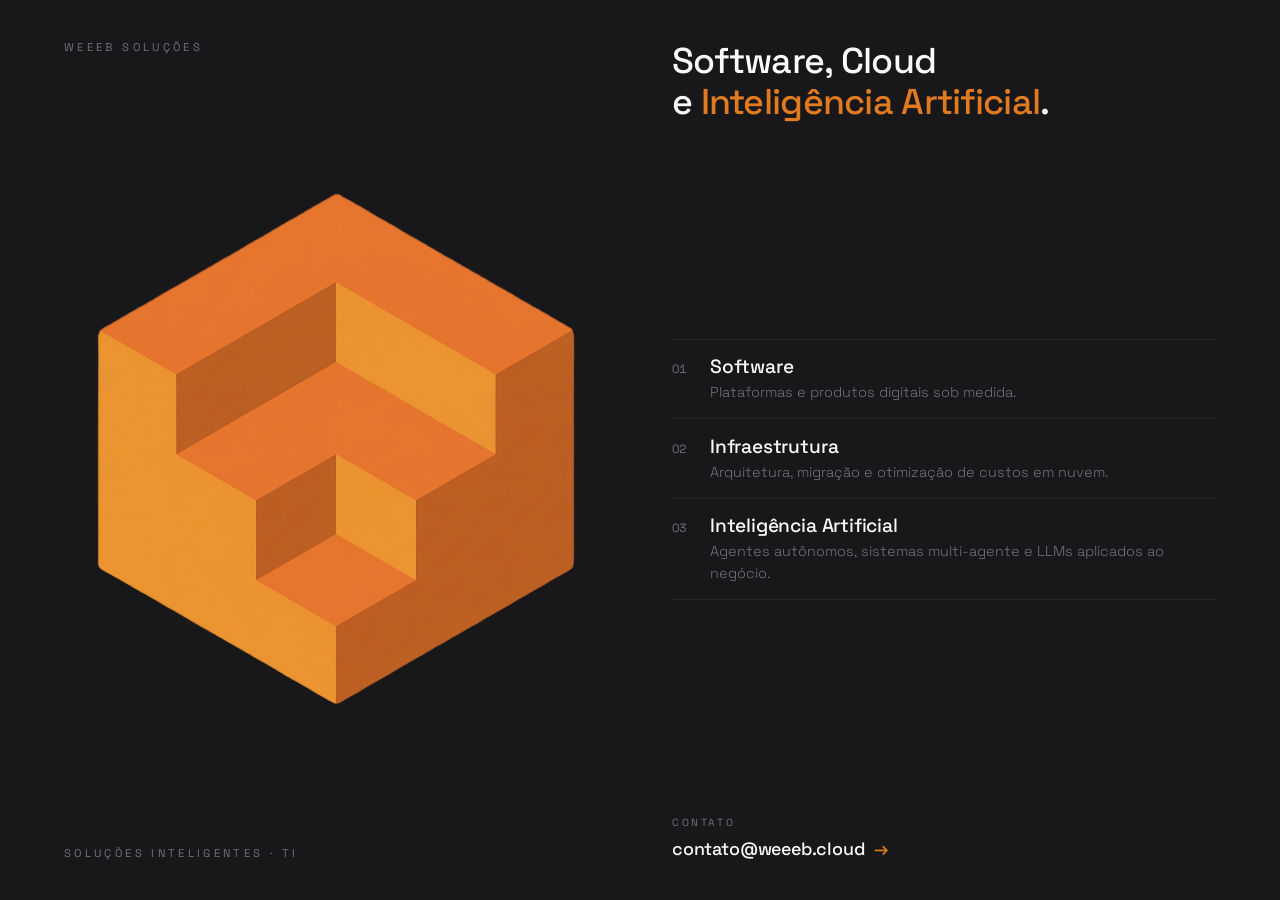
<file: index.html>
<!DOCTYPE html>
<html lang="pt-BR">
<head>
  <meta charset="UTF-8" />
  <meta name="viewport" content="width=device-width, initial-scale=1.0" />
  <meta name="description" content="WeeeB Soluções — especialistas em desenvolvimento de software, infraestrutura em nuvem e inteligência artificial aplicada ao negócio." />
  <title>WeeeB — Soluções Inteligentes</title>
  <link rel="canonical" href="https://weeeb.cloud" />
  <link rel="icon" href="favicon.ico" sizes="any" />

  <!-- Open Graph -->
  <meta property="og:type"        content="website" />
  <meta property="og:url"         content="https://weeeb.cloud" />
  <meta property="og:title"       content="WeeeB — Soluções Inteligentes" />
  <meta property="og:description" content="Especialistas em desenvolvimento de software, infraestrutura em nuvem e inteligência artificial aplicada ao negócio." />
  <meta property="og:image"       content="https://weeeb.cloud/assets/logo.png" />
  <meta property="og:locale"      content="pt_BR" />

  <!-- Twitter Card -->
  <meta name="twitter:card"        content="summary" />
  <meta name="twitter:title"       content="WeeeB — Soluções Inteligentes" />
  <meta name="twitter:description" content="Especialistas em desenvolvimento de software, infraestrutura em nuvem e inteligência artificial aplicada ao negócio." />
  <meta name="twitter:image"       content="https://weeeb.cloud/assets/logo.png" />

  <!-- JSON-LD -->
  <script type="application/ld+json">
  {
    "@context": "https://schema.org",
    "@type": "Organization",
    "name": "WeeeB Soluções Inteligentes",
    "url": "https://weeeb.cloud",
    "logo": "https://weeeb.cloud/assets/logo.png",
    "email": "contato@weeeb.cloud",
    "description": "Especialistas em desenvolvimento de software, infraestrutura em nuvem e inteligência artificial aplicada ao negócio.",
    "knowsAbout": ["Desenvolvimento de Software", "Infraestrutura em Nuvem", "Inteligência Artificial", "Agentes Autônomos", "LLMs"]
  }
  </script>
  <link rel="preconnect" href="https://fonts.googleapis.com" />
  <link rel="preconnect" href="https://fonts.gstatic.com" crossorigin />
  <link href="https://fonts.googleapis.com/css2?family=Space+Grotesk:wght@300;400;500&display=swap" rel="stylesheet" />
  <link href="assets/style.css" rel="stylesheet" />
</head>
<body>

  <div class="layout">

    <div class="left">
      <span class="top-label">weeeb soluções</span>
      <div class="logo-wrap">
        <img src="assets/logo.png" alt="WeeeB" draggable="false" />
      </div>
      <span class="bottom-label">Soluções Inteligentes · TI</span>
    </div>

    <div class="right">

      <div class="headline">
        <h1>Software, Cloud<br>e <em>Inteligência Artificial</em>.</h1>
      </div>

      <ul class="services">
        <li>
          <span class="num">01</span>
          <div>
            <h3>Software</h3>
            <p>Plataformas e produtos digitais sob medida.</p>
          </div>
        </li>
        <li>
          <span class="num">02</span>
          <div>
            <h3>Infraestrutura</h3>
            <p>Arquitetura, migração e otimização de custos em nuvem.</p>
          </div>
        </li>
        <li>
          <span class="num">03</span>
          <div>
            <h3>Inteligência Artificial</h3>
            <p>Agentes autônomos, sistemas multi-agente e LLMs aplicados ao negócio.</p>
          </div>
        </li>
      </ul>

      <div class="contact">
        <p class="label">Contato</p>
        <a href="mailto:contato@weeeb.cloud">
          contato@weeeb.cloud
          <span class="arrow">→</span>
        </a>
      </div>

    </div>

  </div>

</body>
</html>
</file>
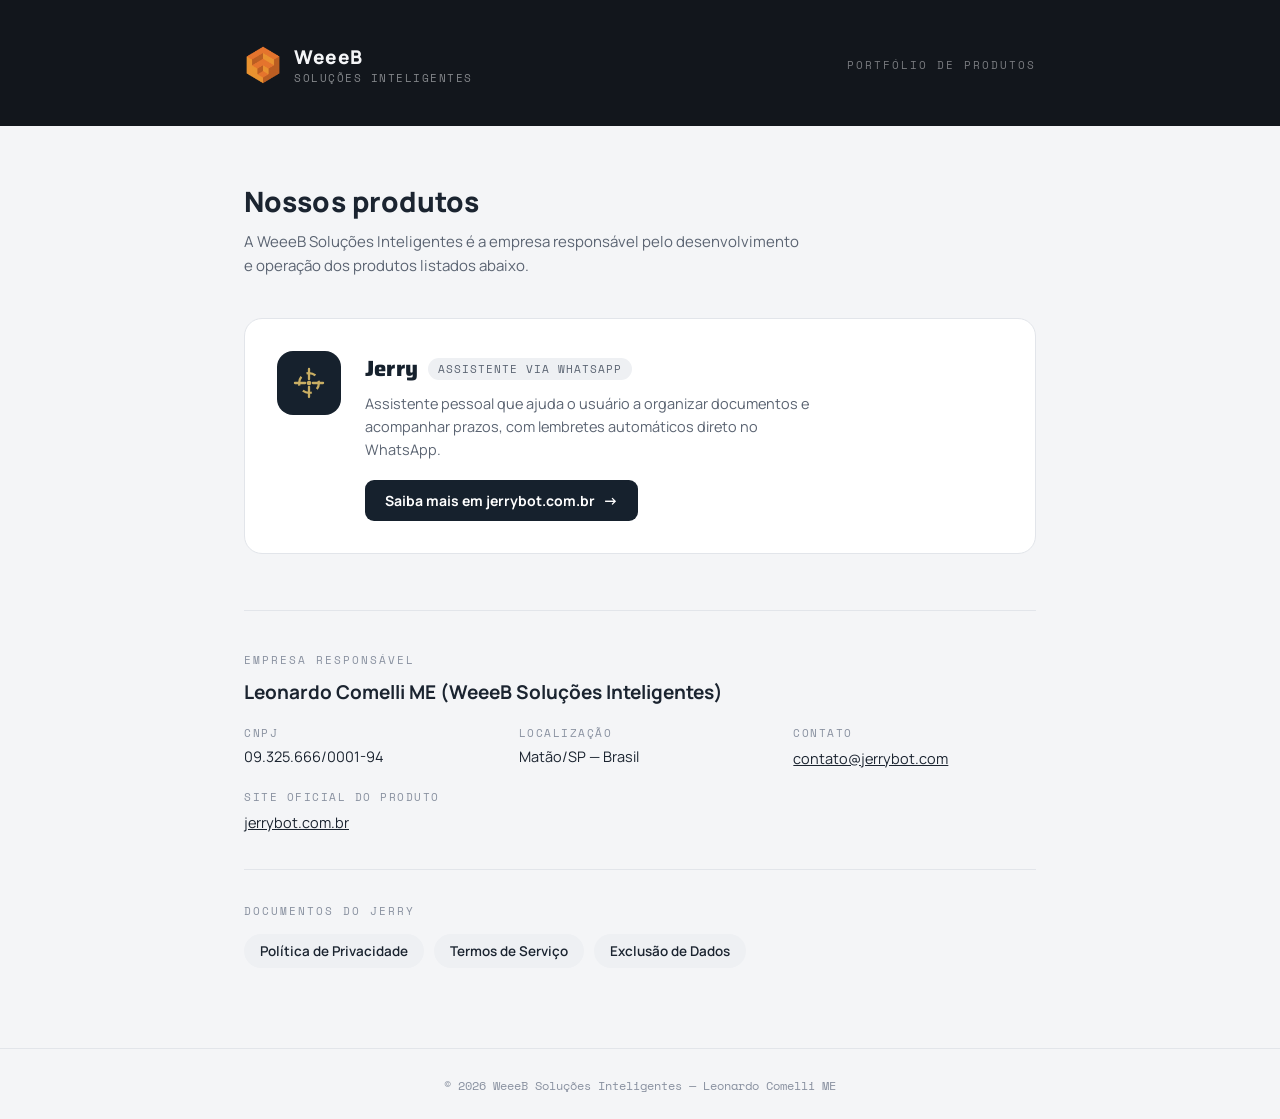
<file: jerry/index.html>
<!DOCTYPE html>
<html lang="pt-BR">
<head>
<meta charset="utf-8">
<meta name="viewport" content="width=device-width, initial-scale=1">
<title>Portfólio — WeeeB Soluções Inteligentes</title>
<meta name="description" content="Portfólio de produtos da WeeeB Soluções Inteligentes.">
<link rel="preconnect" href="https://fonts.googleapis.com">
<link rel="preconnect" href="https://fonts.gstatic.com" crossorigin>
<link href="https://fonts.googleapis.com/css2?family=Manrope:wght@400;500;600;700;800&family=Space+Mono:wght@400;700&family=Saira:wght@700;800&display=swap" rel="stylesheet">
<link href="assets/style.css" rel="stylesheet">
</head>
<body>
<div class="page">

  <!-- ===== HEADER ===== -->
  <div class="header">
    <div class="header-inner">
      <div class="brand">
        <img src="assets/logo.png" alt="WeeeB">
        <div>
          <div class="brand-name">WeeeB</div>
          <div class="brand-tagline">Soluções Inteligentes</div>
        </div>
      </div>
      <span class="header-label">Portfólio de Produtos</span>
    </div>
  </div>

  <div class="content">

    <!-- ===== INTRO ===== -->
    <div class="intro">
      <h1>Nossos produtos</h1>
      <p>A WeeeB Soluções Inteligentes é a empresa responsável pelo desenvolvimento e operação dos produtos listados abaixo.</p>
    </div>

    <!-- ===== PRODUCT CARD: JERRY ===== -->
    <div class="product-card">
      <div class="product-icon">
        <svg width="38" height="38" viewBox="0 0 100 100" fill="none"><circle cx="50" cy="50" r="26" fill="none" stroke="#C9AE63" stroke-width="6" stroke-dasharray="25 16" stroke-dashoffset="8"></circle><line x1="50" y1="13" x2="50" y2="40" stroke="#C9AE63" stroke-width="6" stroke-linecap="round"></line><line x1="50" y1="60" x2="50" y2="87" stroke="#C9AE63" stroke-width="6" stroke-linecap="round"></line><line x1="13" y1="50" x2="40" y2="50" stroke="#C9AE63" stroke-width="6" stroke-linecap="round"></line><line x1="60" y1="50" x2="87" y2="50" stroke="#C9AE63" stroke-width="6" stroke-linecap="round"></line><circle cx="50" cy="50" r="6" fill="#C9AE63"></circle></svg>
      </div>
      <div class="product-body">
        <div class="product-title-row">
          <h2>Jerry</h2>
          <span class="product-tag">Assistente via WhatsApp</span>
        </div>
        <p>Assistente pessoal que ajuda o usuário a organizar documentos e acompanhar prazos, com lembretes automáticos direto no WhatsApp.</p>
        <a href="https://jerrybot.com.br" target="_blank" rel="noopener" class="product-link">
          Saiba mais em jerrybot.com.br
          <span class="arrow">→</span>
        </a>
      </div>
    </div>

    <!-- ===== COMPANY INFO ===== -->
    <div class="company-info">
      <span class="section-label">Empresa responsável</span>
      <h2>Leonardo Comelli ME (WeeeB Soluções Inteligentes)</h2>
      <div class="info-grid">
        <div>
          <div class="info-label">CNPJ</div>
          <div class="info-value">09.325.666/0001-94</div>
        </div>
        <div>
          <div class="info-label">Localização</div>
          <div class="info-value">Matão/SP — Brasil</div>
        </div>
        <div>
          <div class="info-label">Contato</div>
          <a href="mailto:contato@jerrybot.com" class="info-value">contato@jerrybot.com</a>
        </div>
        <div>
          <div class="info-label">Site oficial do produto</div>
          <a href="https://jerrybot.com.br" target="_blank" rel="noopener" class="info-value">jerrybot.com.br</a>
        </div>
      </div>
    </div>

    <!-- ===== LEGAL LINKS ===== -->
    <div class="legal-links">
      <span class="section-label">Documentos do Jerry</span>
      <div class="legal-links-list">
        <a href="https://jerrybot.com.br/politica-de-privacidade.html" target="_blank" rel="noopener">Política de Privacidade</a>
        <a href="https://jerrybot.com.br/termos-de-servico.html" target="_blank" rel="noopener">Termos de Serviço</a>
        <a href="https://jerrybot.com.br/exclusao-de-dados.html" target="_blank" rel="noopener">Exclusão de Dados</a>
      </div>
    </div>

  </div>

  <!-- ===== FOOTER ===== -->
  <div class="footer">
    <span>© 2026 WeeeB Soluções Inteligentes — Leonardo Comelli ME</span>
  </div>

</div>
</body>
</html>
</file>
<file: assets/style.css>
:root {
  --brand:  #E07B20;
  --bg:     #18181B;
  --fg:     #FAFAFA;
  --muted:  #71717A;
  --border: #27272A;
}

*, *::before, *::after { box-sizing: border-box; margin: 0; padding: 0; }

html, body {
  background: var(--bg);
  color: var(--fg);
  font-family: 'Space Grotesk', sans-serif;
}

/* ── Mobile (default) ── */
.layout {
  display: flex;
  flex-direction: column;
  min-height: 100dvh;
  padding: 2.5rem 1.5rem;
  gap: 2.5rem;
}

.left {
  display: flex;
  flex-direction: column;
  align-items: center;
  gap: 1rem;
}

.left .top-label,
.left .bottom-label {
  font-size: 0.7rem;
  letter-spacing: 0.3em;
  text-transform: uppercase;
  color: var(--muted);
}

.logo-wrap {
  display: flex;
  align-items: center;
  justify-content: center;
}

.logo-wrap img {
  width: 100%;
  max-width: 240px;
  height: auto;
  user-select: none;
}

.right {
  display: flex;
  flex-direction: column;
  gap: 2rem;
}

/* ── Desktop ── */
@media (min-width: 768px) {
  html, body { height: 100%; overflow: hidden; }

  .layout {
    display: grid;
    grid-template-columns: 1fr 1fr;
    height: 100%;
    max-width: 1280px;
    margin: 0 auto;
    padding: 2.5rem 4rem;
    gap: 4rem;
    min-height: unset;
  }

  .left {
    flex-direction: column;
    justify-content: space-between;
    align-items: stretch;
    gap: 0;
  }

  .logo-wrap { flex: 1; }

  .logo-wrap img { max-width: 520px; }

  .right {
    justify-content: space-between;
    gap: 0;
  }
}

/* Headline */
.headline h1 {
  font-size: clamp(1.75rem, 2.8vw, 2.5rem);
  font-weight: 500;
  line-height: 1.15;
  letter-spacing: -0.02em;
}

.headline h1 em {
  font-style: normal;
  color: var(--brand);
}

/* Services */
.services {
  list-style: none;
  border-top: 1px solid var(--border);
  border-bottom: 1px solid var(--border);
}

.services li {
  display: flex;
  align-items: baseline;
  gap: 1.5rem;
  padding: 0.9rem 0;
  border-bottom: 1px solid var(--border);
}

.services li:last-child { border-bottom: none; }

.services .num {
  font-size: 0.75rem;
  color: var(--muted);
  font-variant-numeric: tabular-nums;
  flex-shrink: 0;
  padding-top: 0.15em;
}

.services h3 {
  font-size: 1.2rem;
  font-weight: 500;
  letter-spacing: -0.01em;
}

.services p {
  font-size: 0.9rem;
  color: var(--muted);
  margin-top: 0.2rem;
  font-weight: 300;
  line-height: 1.5;
}

/* Contact */
.contact .label {
  font-size: 0.65rem;
  letter-spacing: 0.25em;
  text-transform: uppercase;
  color: var(--muted);
  margin-bottom: 0.5rem;
}

.contact a {
  display: inline-flex;
  align-items: center;
  gap: 0.6rem;
  font-size: clamp(0.9rem, 1.4vw, 1.15rem);
  font-weight: 500;
  letter-spacing: -0.01em;
  color: var(--fg);
  text-decoration: none;
  transition: color 0.15s;
}

.contact a:hover { color: var(--brand); }

.contact .arrow {
  color: var(--brand);
  display: inline-block;
  transition: transform 0.15s;
}

.contact a:hover .arrow { transform: translateX(4px); }
</file>
<file: jerry/assets/style.css>
* { box-sizing: border-box; }
body { margin: 0; }

.page {
  background: #F4F5F7;
  font-family: 'Manrope', sans-serif;
  color: #1B2430;
  min-height: 100vh;
}

a { color: #C9691E; }

/* Header */
.header {
  background: #12161C;
  color: #F4F5F7;
}

.header-inner {
  max-width: 840px;
  margin: 0 auto;
  padding: 44px 24px 40px;
  display: flex;
  align-items: center;
  justify-content: space-between;
  gap: 16px;
  flex-wrap: wrap;
}

.brand {
  display: flex;
  align-items: center;
  gap: 12px;
}

.brand img {
  width: 38px;
  height: 38px;
  object-fit: contain;
}

.brand-name {
  font-weight: 800;
  font-size: 19px;
  letter-spacing: 0.5px;
}

.brand-tagline {
  font-family: 'Space Mono', monospace;
  font-size: 10.5px;
  letter-spacing: 1.5px;
  color: rgba(244,245,247,0.5);
  text-transform: uppercase;
}

.header-label {
  font-family: 'Space Mono', monospace;
  font-size: 11px;
  letter-spacing: 2px;
  color: rgba(244,245,247,0.45);
  text-transform: uppercase;
}

/* Content */
.content {
  max-width: 840px;
  margin: 0 auto;
  padding: 56px 24px 80px;
}

.intro {
  margin-bottom: 40px;
}

.intro h1 {
  font-weight: 800;
  font-size: 28px;
  letter-spacing: 0.1px;
  margin: 0 0 10px;
}

.intro p {
  font-size: 15px;
  line-height: 1.6;
  color: #5B6472;
  max-width: 560px;
  margin: 0;
}

/* Product card */
.product-card {
  background: #fff;
  border: 1px solid #E2E5EA;
  border-radius: 18px;
  padding: 32px;
  display: flex;
  gap: 24px;
  align-items: flex-start;
  flex-wrap: wrap;
}

.product-icon {
  width: 64px;
  height: 64px;
  border-radius: 16px;
  background: #16212D;
  flex-shrink: 0;
  display: flex;
  align-items: center;
  justify-content: center;
}

.product-body {
  flex: 1;
  min-width: 240px;
}

.product-title-row {
  display: flex;
  align-items: center;
  gap: 10px;
  flex-wrap: wrap;
  margin-bottom: 6px;
}

.product-title-row h2 {
  font-family: 'Saira', sans-serif;
  font-weight: 800;
  font-size: 22px;
  letter-spacing: 0.2px;
  margin: 0;
  color: #16212D;
}

.product-tag {
  font-family: 'Space Mono', monospace;
  font-size: 10.5px;
  letter-spacing: 1px;
  color: #5B6472;
  background: #EEF0F3;
  border-radius: 20px;
  padding: 3px 10px;
  text-transform: uppercase;
}

.product-body > p {
  font-size: 14.5px;
  line-height: 1.6;
  color: #5B6472;
  margin: 0 0 18px;
  max-width: 460px;
}

.product-link {
  display: inline-flex;
  align-items: center;
  gap: 8px;
  text-decoration: none;
  font-weight: 700;
  font-size: 14px;
  color: #fff;
  background: #16212D;
  border-radius: 9px;
  padding: 11px 20px;
}

.product-link .arrow {
  font-size: 15px;
  line-height: 1;
}

/* Section heading */
.section-label {
  font-family: 'Space Mono', monospace;
  font-size: 11px;
  letter-spacing: 2px;
  color: #8991A0;
  text-transform: uppercase;
}

/* Company info */
.company-info {
  margin-top: 56px;
  padding-top: 36px;
  border-top: 1px solid #E2E5EA;
}

.company-info h2 {
  font-weight: 700;
  font-size: 19px;
  margin: 10px 0 20px;
  color: #1B2430;
}

.info-grid {
  display: grid;
  grid-template-columns: repeat(auto-fit, minmax(200px, 1fr));
  gap: 20px 32px;
}

.info-label {
  font-family: 'Space Mono', monospace;
  font-size: 10.5px;
  letter-spacing: 1.5px;
  color: #8991A0;
  text-transform: uppercase;
  margin-bottom: 6px;
}

.info-value {
  font-size: 14.5px;
  color: #1B2430;
}

.info-value a {
  font-size: 14.5px;
  text-decoration: none;
}

/* Legal links */
.legal-links {
  margin-top: 36px;
  padding-top: 28px;
  border-top: 1px solid #E2E5EA;
}

.legal-links-list {
  display: flex;
  gap: 10px;
  flex-wrap: wrap;
  margin-top: 14px;
}

.legal-links-list a {
  text-decoration: none;
  font-size: 13.5px;
  font-weight: 600;
  color: #1B2430;
  background: #EEF0F3;
  border-radius: 20px;
  padding: 8px 16px;
}

/* Footer */
.footer {
  border-top: 1px solid #E2E5EA;
  padding: 24px;
  text-align: center;
}

.footer span {
  font-family: 'Space Mono', monospace;
  font-size: 11.5px;
  color: #8991A0;
}
</file>
